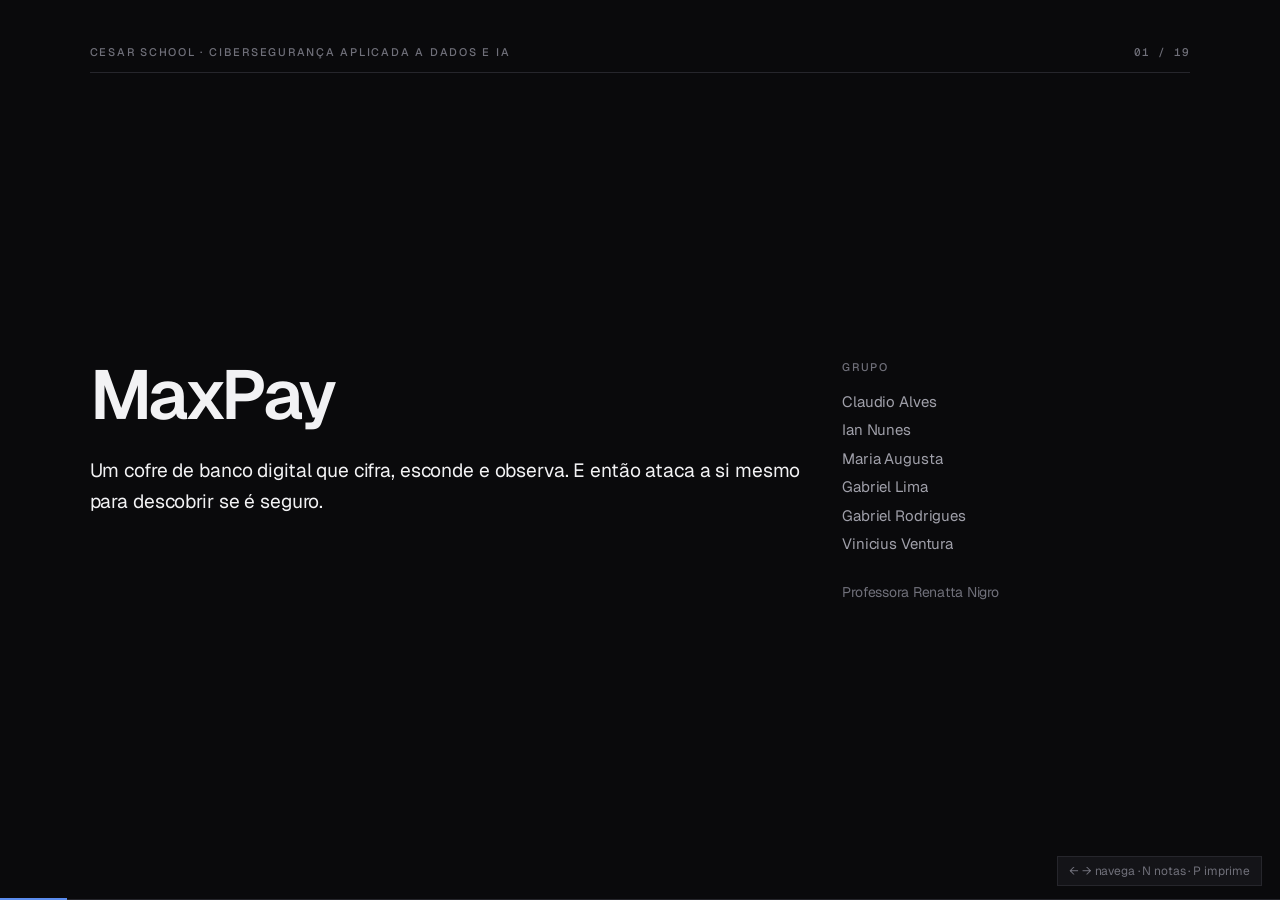
<file: docs/slides/index.html>
<!doctype html>
<html lang="pt-BR"><head><meta charset="utf-8">
<meta name="viewport" content="width=device-width, initial-scale=1">
<title>MaxPay: apresentação</title>
<style>@import url('https://fonts.googleapis.com/css2?family=Geist:wght@400;500;600&family=Geist+Mono:wght@400;500&display=swap');
:root{
  --tinta:#0A0A0C; --superficie:#141418; --superficie-2:#1B1B21;
  --linha:#26262C; --linha-forte:#3E3E48;
  --texto:#F2F2F4; --texto-2:#A0A0AA; --texto-3:#70707A;
  --acento:#5B8DEF; --ok:#45C07E; --aviso:#E3A748; --crit:#EC6A5E;
  --s1:#5B8DEF; --s2:#E0875A; --s3:#4FC2A8;
  --sans:'Geist',ui-sans-serif,system-ui,-apple-system,sans-serif;
  --mono:'Geist Mono',ui-monospace,'SF Mono',Menlo,monospace;
  --margem:7vw;
}
*,*::before,*::after{box-sizing:border-box}
html,body{margin:0;padding:0}
body{background:var(--tinta);color:var(--texto);
  font:400 16px/1.5 var(--sans);letter-spacing:-0.008em;-webkit-font-smoothing:antialiased}
::selection{background:#24406E;color:#fff}
:root{scrollbar-color:var(--linha-forte) transparent;scrollbar-width:thin}

.deck{scroll-snap-type:y mandatory;overflow-y:auto;height:100vh}

/* Swiss: campo estrito, tudo alinhado a esquerda, nada centralizado. */
.slide{
  scroll-snap-align:start;position:relative;height:100vh;
  padding:0 var(--margem);display:flex;flex-direction:column;
  background:var(--tinta);border-bottom:1px solid var(--linha);
}
.cab{
  flex:none;display:flex;justify-content:space-between;align-items:baseline;
  padding:5.2vh 0 14px;border-bottom:1px solid var(--linha);
}
.cab .secao{font:500 11px/1 var(--sans);letter-spacing:.16em;text-transform:uppercase;color:var(--texto-3)}
.cab .folio{font:500 11px/1 var(--mono);letter-spacing:.1em;color:var(--texto-3);font-variant-numeric:tabular-nums}
/* Conteudo centrado na vertical: a tela esparsa deixa de parecer inacabada e a
   densa continua cabendo, porque o grid so centra o que sobra. */
.corpo{flex:1;display:grid;grid-template-columns:repeat(12,1fr);gap:0 28px;
  align-content:safe center;padding:4vh 0 5vh}

.sp3{grid-column:span 3}.sp4{grid-column:span 4}.sp5{grid-column:span 5}
.sp6{grid-column:span 6}.sp7{grid-column:span 7}.sp8{grid-column:span 8}
.sp9{grid-column:span 9}.sp12{grid-column:span 12}
.linha-acima{border-top:1px solid var(--linha);padding-top:22px;margin-top:30px}

h1,h2{margin:0;font-weight:600;letter-spacing:-0.035em;text-wrap:balance}
h1{font-size:clamp(40px,5.4vw,78px);line-height:1.02}
h2{font-size:clamp(28px,3.4vw,50px);line-height:1.06;margin-bottom:34px}
p{margin:0;max-width:56ch}
.lead{font-size:clamp(16px,1.25vw,20px);line-height:1.6;color:var(--texto-2)}
.lead + .lead{margin-top:16px}
.lead b,.lead strong{color:var(--texto);font-weight:500}
.rotulo{display:block;font:500 11px/1.3 var(--sans);letter-spacing:.16em;text-transform:uppercase;color:var(--texto-3);margin-bottom:14px}
.num{font-family:var(--mono);font-variant-numeric:tabular-nums;letter-spacing:-0.03em}
.grande{display:block;font:500 clamp(34px,4.4vw,62px)/1 var(--mono);font-variant-numeric:tabular-nums;letter-spacing:-0.045em}
.medio{display:block;font:500 clamp(22px,2.4vw,34px)/1.05 var(--mono);font-variant-numeric:tabular-nums;letter-spacing:-0.04em}
.destaque{color:var(--acento)}
.verde{color:var(--ok)} .vermelho{color:var(--crit)} .ambar{color:var(--aviso)}
.muted{color:var(--texto-3)}

/* faixa de medidas: celulas separadas por filete, rotulo sempre acima */
.faixa{grid-column:span 12;display:grid;grid-template-columns:repeat(4,1fr);
  border-top:1px solid var(--linha-forte);border-bottom:1px solid var(--linha)}
.faixa>div{padding:24px 26px 24px 0;border-left:1px solid var(--linha)}
.faixa>div:first-child{border-left:0;padding-left:0}
.faixa>div:not(:first-child){padding-left:26px}
.faixa .rotulo{min-height:2.4em}
.faixa p{margin-top:12px;font-size:14px;color:var(--texto-3)}

.ficha{border-top:1px solid var(--linha);padding:20px 0}
.ficha .rotulo{margin-bottom:10px}
.ficha p{margin-top:10px;font-size:14px;color:var(--texto-3)}

table{width:100%;border-collapse:collapse;font-size:15px}
th,td{text-align:left;padding:12px 16px 12px 0;border-bottom:1px solid var(--linha);vertical-align:top}
thead th{font:500 11px/1.3 var(--sans);letter-spacing:.16em;text-transform:uppercase;
  color:var(--texto-3);border-bottom:1px solid var(--linha-forte);padding-bottom:12px}
td.n,th.n{text-align:right;font-family:var(--mono);font-variant-numeric:tabular-nums;padding-right:0}
tbody tr:last-child td{border-bottom:0}
td b{font-weight:500}

.marca{display:inline-flex;align-items:center;gap:7px;font:500 13px/1 var(--sans);color:var(--texto-2)}
.marca::before{content:"";width:7px;height:7px;flex:none;background:currentColor}
.marca-ok{color:var(--ok)} .marca-crit{color:var(--crit)} .marca-aviso{color:var(--aviso)}

pre{font-family:var(--mono);font-size:clamp(12px,.95vw,15px);line-height:1.8;
  background:var(--superficie);border-left:2px solid var(--linha-forte);
  padding:20px 24px;overflow:auto;margin:0;color:var(--texto-2)}
pre b{color:var(--texto);font-weight:500}
ul{margin:0;padding-left:0;list-style:none}
li{padding-left:22px;position:relative;margin-bottom:16px;color:var(--texto-2);line-height:1.6}
li::before{content:"";position:absolute;left:0;top:.62em;width:9px;height:1px;background:var(--linha-forte)}
li b,li strong{color:var(--texto);font-weight:500}

/* barras horizontais: Swiss prefere a comparacao direta a um grafico enfeitado */
.barra{display:grid;grid-template-columns:minmax(150px,auto) 1fr auto;gap:18px;align-items:center;margin-bottom:14px}
.barra .rotulo{margin:0;text-transform:none;letter-spacing:.02em;font-size:13px;color:var(--texto-2)}
.barra .trilho{height:10px;background:var(--superficie-2)}
.barra .preenche{height:100%;background:var(--s1)}
.barra .preenche.fraca{background:var(--s2)}
.barra .valor{font:500 15px/1 var(--mono);font-variant-numeric:tabular-nums;color:var(--texto)}

/* ato: numeral enorme no campo, titulo rente a esquerda */
.slide.ato .corpo{align-content:center}
.ato-num{display:block;font:500 clamp(90px,15vw,220px)/.84 var(--mono);
  letter-spacing:-0.06em;color:var(--superficie-2);margin-bottom:-.06em}
.slide.capa .corpo{align-content:center}

/* notas do apresentador: ocultas por padrao, tecla N revela */
.notas{position:fixed;left:0;right:0;bottom:0;z-index:30;display:none;
  background:#17171C;border-top:2px solid var(--acento);
  padding:20px var(--margem) 22px;max-height:38vh;overflow:auto}
body.com-notas .slide[data-ativo] .notas{display:block}
.notas .rotulo{color:var(--acento);margin-bottom:10px}
.notas p{font-size:17px;line-height:1.62;color:#E2E2E6;max-width:92ch}
.notas p + p{margin-top:12px}

.progresso{position:fixed;left:0;bottom:0;height:2px;width:0;background:var(--acento);z-index:40;transition:width .25s cubic-bezier(.16,1,.3,1)}
body.com-notas .progresso{display:none}
.dica{position:fixed;right:18px;bottom:14px;z-index:40;font:400 12px/1 var(--sans);
  color:var(--texto-3);background:var(--superficie);border:1px solid var(--linha);padding:8px 11px}
body.com-notas .dica{display:none}

@media print{
  @page{size:A4 landscape;margin:0}
  body{background:var(--tinta)}
  *{-webkit-print-color-adjust:exact;print-color-adjust:exact}
  .deck{height:auto;overflow:visible}
  .slide{height:100vh;page-break-after:always;border:0}
  .dica,.progresso{display:none}
  body.com-notas .notas{display:block;position:static;max-height:none;border-top:1px solid var(--linha-forte);padding:16px 0 0;margin-top:auto}
}
@media (max-width:900px){
  .corpo{grid-template-columns:1fr;gap:24px}
  .sp3,.sp4,.sp5,.sp6,.sp7,.sp8,.sp9,.sp12{grid-column:span 1}
  .faixa{grid-column:span 1;grid-template-columns:1fr}
  .faixa>div{border-left:0;border-top:1px solid var(--linha);padding-left:0}
  .faixa>div:first-child{border-top:0}
  .faixa>div:not(:first-child){padding-left:0}
  .slide{height:auto;min-height:100vh}
}
</style></head>
<body><div class="deck"><section class="slide capa" data-id="capa">
<header class="cab"><span class="secao">CESAR School · Cibersegurança Aplicada a Dados e IA</span><span class="folio">01 / 19</span></header>
<div class="corpo">
<div class="sp8">
  <h1>MaxPay</h1>
  <p class="lead" style="margin-top:26px;font-size:clamp(17px,1.5vw,24px);color:var(--texto)">
    Um cofre de banco digital que cifra, esconde e observa. E então ataca a si mesmo
    para descobrir se é seguro.</p>
</div>
<div class="sp4" style="align-self:end">
  <span class="rotulo">Grupo</span>
  <p class="lead" style="font-size:15px;line-height:1.9">Claudio Alves<br>Ian Nunes<br>Maria Augusta<br>Gabriel Lima<br>Gabriel Rodrigues<br>Vinicius Ventura</p>
  <p class="lead" style="margin-top:22px;font-size:14px;color:var(--texto-3)">
    Professora Renatta Nigro</p>
</div></div>
<aside class="notas"><span class="rotulo">Para falar</span><p>O MaxPay é o cofre de transações de um banco digital fictício. A cifra é nossa, escrita do zero. Os ataques contra ela também são nossos, e é o resultado desses ataques que a gente vem mostrar.</p></aside>
</section>
<section class="slide ato" data-id="ato1">
<header class="cab"><span class="secao">Enunciado · partes 1 e 2</span><span class="folio">02 / 19</span></header>
<div class="corpo">
<div class="sp9"><span class="ato-num">01</span><h1>O sistema</h1>
<p class="lead" style="margin-top:28px">Seis camadas que protegem uma transação, da entrada
do dado até o painel de quem vigia.</p></div></div>
<aside class="notas"><span class="rotulo">Para falar</span><p>Uma transação entra pelo formulário, é cifrada, pode ser escondida dentro de uma imagem, vira evento no lago de dados e aparece no painel de quem vigia. São seis camadas, nessa ordem.</p></aside>
</section>
<section class="slide " data-id="construido">
<header class="cab"><span class="secao">Arquitetura</span><span class="folio">03 / 19</span></header>
<div class="corpo">
<div class="sp5">
  <h2>O que foi construído</h2>
  <p class="lead">Um sistema em seis camadas que protege transações de um banco fictício.
  E, na mesma base de código, três ataques que tentam quebrá-lo.</p>
  <p class="lead">Toda a cifragem roda contra <b>duas</b> versões do algoritmo: a íntegra e uma
  deliberadamente enfraquecida. É a comparação entre as duas que prova de onde vem a segurança.</p>
</div>
<div class="sp7">
  <table><thead><tr><th>Camada</th><th>O que faz</th><th>Onde se vê</th></tr></thead><tbody>
  <tr><td><span class="num muted">1</span>&nbsp;&nbsp;<b>Entrada de dados</b></td><td>texto, arquivos e imagens</td><td class="muted">aba Cofre</td></tr><tr><td><span class="num muted">2</span>&nbsp;&nbsp;<b>Criptografia</b></td><td>MPC-128 próprio e AES-256</td><td class="muted">aba Cofre</td></tr><tr><td><span class="num muted">3</span>&nbsp;&nbsp;<b>Esteganografia</b></td><td>ocultação em imagem</td><td class="muted">aba Ocultar</td></tr><tr><td><span class="num muted">4</span>&nbsp;&nbsp;<b>Big Data</b></td><td>Parquet particionado e DuckDB</td><td class="muted">aba Antifraude</td></tr><tr><td><span class="num muted">5</span>&nbsp;&nbsp;<b>Inteligência Artificial</b></td><td>Isolation Forest sobre janelas</td><td class="muted">aba Antifraude</td></tr><tr><td><span class="num muted">6</span>&nbsp;&nbsp;<b>Dashboard</b></td><td>alertas, gráficos e laudo</td><td class="muted">as quatro abas</td></tr>
  </tbody></table>
</div></div>
<aside class="notas"><span class="rotulo">Para falar</span><p>Cada camada tem uma aba onde dá para ver funcionando: Cofre, Ocultar, Antifraude e Resistência. Nenhuma tela é maquete. Tudo roda na hora, com os dados e os parâmetros que a senhora escolher.</p></aside>
</section>
<section class="slide " data-id="algoritmo">
<header class="cab"><span class="secao">Descrição do algoritmo · aba Cofre</span><span class="folio">04 / 19</span></header>
<div class="corpo">
<div class="sp7">
  <h2>MPC-128, a cifra que projetamos</h2>
  <pre>AddRoundKey   estado ← estado ⊕ subchave[r]
SubBytes      estado ← S[estado]
ShiftRows     estado ← estado[π]
MixColumns    estado ← M · estado  em GF(2⁸)</pre>
  <p class="lead" style="margin-top:22px">Rede de substituição-permutação. As quatro operações
  exigidas no enunciado: XOR, substituição, permutação e difusão sobre blocos.</p>
</div>
<div class="sp5">
  <table><tbody>
  <tr><td>Bloco</td><td class="n">128 bits</td></tr>
  <tr><td>Chave</td><td class="n">256 bits</td></tr>
  <tr><td>Rodadas</td><td class="n">14</td></tr>
  <tr><td>S-box bijetiva</td><td class="n">sim</td></tr>
  <tr><td>Pontos fixos</td><td class="n">0</td></tr>
  <tr><td>Uniformidade diferencial</td><td class="n">4 → 2⁻⁶</td></tr>
  <tr><td>Integridade</td><td class="n">HMAC-SHA256</td></tr>
  </tbody></table>
</div></div>
<aside class="notas"><span class="rotulo">Para falar</span><p>Cada rodada faz quatro coisas: a subchave entra por XOR, a S-box troca byte por byte, o ShiftRows muda as posições e o MixColumns mistura as colunas. São 14 rodadas, bloco de 128 bits e chave de 256.</p></aside>
</section>
<section class="slide " data-id="projeto">
<header class="cab"><span class="secao">Projeto da cifra</span><span class="folio">05 / 19</span></header>
<div class="corpo">
<div class="sp8">
  <h2>O que é nosso, e o que vem do AES</h2>
  <p class="lead">A estrutura é a mesma família do AES, e isso é de propósito: é a rede SPN com
  S-box de inverso multiplicativo que garante as boas propriedades. Os três componentes
  concretos são escolha nossa.</p>
</div>
<div class="sp12 linha-acima">
  <table><thead><tr><th>Componente</th><th>MPC-128</th><th>AES</th><th>Como foi verificado</th></tr></thead><tbody>
  <tr><td>Afim da S-box</td><td class="num">(0, 1, 2, 3, 5) ⊕ 0x0D</td>
      <td class="num muted">(0, 1, 2, 3, 4) ⊕ 0x63</td>
      <td>bijetiva, zero ponto fixo, uniformidade 4</td></tr>
  <tr><td>Permutação</td><td class="num">(0, 2, 3, 1)</td>
      <td class="num muted">(0, 1, 2, 3)</td>
      <td>cada coluna puxa das quatro colunas</td></tr>
  <tr><td>Difusão</td><td class="num">(1, 1, 3, 2)</td>
      <td class="num muted">(2, 3, 1, 1)</td>
      <td>MDS por todos os menores</td></tr>
  <tr><td>Escalonamento de chaves</td><td class="num">HKDF/HMAC-SHA256</td>
      <td class="num muted">Rijndael</td><td>subchaves novas a cada mensagem</td></tr>
  </tbody></table>
  <p class="lead" style="margin-top:26px">A S-box resultante difere da do AES nas
  <b class="destaque">256 posições</b>. Cada parâmetro saiu de uma busca que só aceitou o que
  passou na verificação matemática.</p>
</div></div>
<aside class="notas"><span class="rotulo">Para falar</span><p>A estrutura é da mesma família do AES, e isso é escolha nossa. Nossos também são três componentes: a constante 0x0D da S-box, a permutação (0, 2, 3, 1) e a matriz de difusão (1, 1, 3, 2). Cada um passou por verificação matemática.</p></aside>
</section>
<section class="slide " data-id="chave">
<header class="cab"><span class="secao">Geração dinâmica de chaves · aba Cofre</span><span class="folio">06 / 19</span></header>
<div class="corpo">
<div class="sp12"><h2>A chave nunca é fixa</h2></div>
<div class="sp12">
<pre>senha  ──PBKDF2──▶  chave mestra  ──HKDF(nonce)──▶  chave de sessão  ──HKDF──▶  <b>15 subchaves</b>
       120.000 iterações       salt aleatório           nonce aleatório</pre>
</div>
<div class="faixa" style="margin-top:34px">
  <div><span class="rotulo">Mesma senha, mesma mensagem</span><span class="grande ">envelopes<br>diferentes</span><p>salt e nonce novos a cada operação</p></div>
  <div><span class="rotulo">1 bit trocado na chave</span><span class="grande ">50,00%</span><p>dos bits de saída mudam</p></div>
  <div><span class="rotulo">1 bit alterado no cifrado</span><span class="grande ">recusado</span><p>o HMAC acusa a adulteração</p></div>
  <div><span class="rotulo">Chave guardada em disco</span><span class="grande ">nenhuma</span><p>tudo deriva da senha</p></div>
</div></div>
<aside class="notas"><span class="rotulo">Para falar</span><p>A senha vira chave no PBKDF2, com 120.000 iterações, só para encarecer o chute de quem tentar adivinhar. Nada fica guardado em disco. Trocar um bit da chave muda 50,00% dos bits de saída.</p></aside>
</section>
<section class="slide " data-id="estego">
<header class="cab"><span class="secao">Camada 3 · aba Ocultar</span><span class="folio">07 / 19</span></header>
<div class="corpo">
<div class="sp6">
  <h2>Esteganografia</h2>
  <p class="lead">O envelope cifrado é espalhado pelos bits menos significativos da imagem, em
  posições derivadas da chave. Sem ela, não se sabe nem onde os bits estão.</p>
  <p class="lead">Contra o teste de qui-quadrado de Westfeld, o LSB sequencial clássico acende
  <b>2 de 20</b> segmentos.
  A versão chaveada acende <b class="destaque">0</b>,
  igual à imagem limpa.</p>
</div>
<div class="sp6">
  <div class="ficha"><span class="rotulo">PSNR</span><span class="grande destaque">61,68 dB</span><p>acima de 40 dB é imperceptível</p></div>
  <div class="ficha"><span class="rotulo">Desvio máximo por canal</span><span class="medio">1</span><p>de 0 a 255</p></div>
  <div class="ficha"><span class="rotulo">Capacidade da portadora</span><span class="medio">55.286 bytes</span><p>extração com chave errada: rejeitada</p></div>
</div></div>
<aside class="notas"><span class="rotulo">Para falar</span><p>Os bits da mensagem vão para posições que só a chave sabe. No teste de Westfeld, o LSB sequencial acende 2 de 20 segmentos e o nosso acende 0, igual à imagem limpa. Foi o único detector que rodamos.</p></aside>
</section>
<section class="slide " data-id="antifraude">
<header class="cab"><span class="secao">Camadas 4 e 5 · aba Antifraude</span><span class="folio">08 / 19</span></header>
<div class="corpo">
<div class="sp12"><h2>Big Data e detecção de anomalias</h2></div>
<div class="faixa">
  <div><span class="rotulo">Eventos monitorados</span><span class="grande ">1.999.952</span><p>30 dias, 800 contas</p></div>
  <div><span class="rotulo">Em Parquet</span><span class="grande ">48,6 MB</span><p>24,29 B por evento</p></div>
  <div><span class="rotulo">ROC AUC</span><span class="grande destaque">0,9965</span><p>modelo treinado sem rótulos</p></div>
  <div><span class="rotulo">Ganho sobre o acaso</span><span class="grande ">126,2×</span><p>precisão média</p></div>
</div>
<div class="sp12" style="margin-top:34px">
  <table><thead><tr><th>Anomalia prevista no enunciado</th><th class="n">Janelas</th>
  <th class="n">Revocação</th><th class="n">Posto de risco</th><th class="n">Tipo correto</th></tr></thead><tbody>
  <tr><td>Adulteração de arquivo</td><td class="n">28</td><td class="n">89,3%</td><td class="n">0,22%</td><td class="n">100,0%</td></tr><tr><td>Força bruta de login</td><td class="n">31</td><td class="n">96,8%</td><td class="n">0,25%</td><td class="n">100,0%</td></tr><tr><td>Acesso atípico</td><td class="n">171</td><td class="n">85,4%</td><td class="n">0,33%</td><td class="n">100,0%</td></tr><tr><td>Falhas de decifragem</td><td class="n">27</td><td class="n">96,3%</td><td class="n">0,35%</td><td class="n">100,0%</td></tr><tr><td>Surto de eventos</td><td class="n">23</td><td class="n">4,3%</td><td class="n">1,69%</td><td class="n">100,0%</td></tr>
  </tbody></table>
  <p class="lead" style="margin-top:20px;font-size:14px">O posto de risco é o percentil mediano
  no ranking de 43.985 janelas, e não depende do orçamento de alertas.</p>
</div></div>
<aside class="notas"><span class="rotulo">Para falar</span><p>O modelo treinou sem rótulo nenhum e mesmo assim separa quase tudo: ROC AUC 0,9965. O surto de eventos é a exceção, com 4,3% de revocação. Ele não passa batido, fica no 1,69% mais arriscado, mas não cabe no orçamento de alertas.</p></aside>
</section>
<section class="slide ato" data-id="ato2">
<header class="cab"><span class="secao">Enunciado · parte 3 · aba Resistência</span><span class="folio">09 / 19</span></header>
<div class="corpo">
<div class="sp9"><span class="ato-num">02</span><h1>Os ataques</h1>
<p class="lead" style="margin-top:28px">Três ataques contra duas versões da mesma cifra: a íntegra
e uma enfraquecida de propósito. Todos rodam ao vivo na aba Resistência, com os parâmetros
que a plateia escolher.</p></div></div>
<aside class="notas"><span class="rotulo">Para falar</span><p>Atacamos a cifra em duas versões: a íntegra e uma com a difusão desligada. A fraca é o grupo de controle. Quando o ataque derruba só ela, a diferença está no desenho e não no teste.</p></aside>
</section>
<section class="slide " data-id="avalanche">
<header class="cab"><span class="secao">Enunciado · parte 4 · efeito avalanche</span><span class="folio">10 / 19</span></header>
<div class="corpo">
<div class="sp5">
  <h2>Efeito avalanche</h2>
  <p class="lead">Um bit alterado na entrada deve alterar metade da saída. A difusão se completa
  na rodada <b>2</b> e a cifra usa <b>14</b>.</p>
  <p class="lead linha-acima"><b>Rodadas não compensam a falta de difusão.</b>
  14 rodadas sem MixColumns entregam 3,15%, praticamente o mesmo
  que uma única rodada.</p>
</div>
<div class="sp7">
  <div class="barra"><span class="rotulo">MPC-128 íntegro</span><span class="trilho"><span class="preenche" style="width:83.5%"></span></span><span class="valor">50,08%</span></div>
  <div class="barra"><span class="rotulo">AES-256 (referência)</span><span class="trilho"><span class="preenche" style="width:83.5%"></span></span><span class="valor">50,08%</span></div>
  <div class="barra"><span class="rotulo">14 rodadas, sem difusão</span><span class="trilho"><span class="preenche fraca" style="width:5.2%"></span></span><span class="valor">3,15%</span></div>
  <div class="barra"><span class="rotulo">1 rodada, sem difusão</span><span class="trilho"><span class="preenche fraca" style="width:5.2%"></span></span><span class="valor">3,10%</span></div>
  <p class="lead" style="margin-top:26px;font-size:14px">Desvio padrão medido
  5,560, contra 5,657
  esperado de uma binomial(128; 0,5).</p>
</div></div>
<aside class="notas"><span class="rotulo">Para falar</span><p>Um bit na entrada muda 50,08% da saída, o mesmo que o AES-256 deu aqui, 50,08%. Sem o MixColumns cai para 3,15%, e com uma rodada só dá 3,10%. Rodada a mais não substitui difusão.</p></aside>
</section>
<section class="slide " data-id="padroes">
<header class="cab"><span class="secao">Enunciado · parte 4 · padrões na saída</span><span class="folio">11 / 19</span></header>
<div class="corpo">
<div class="sp12"><h2>A saída tem padrões?</h2></div>
<div class="sp12">
  <table><thead><tr><th>Amostra</th><th class="n">Entropia</th><th class="n">χ² (p)</th>
  <th class="n">Índice de coincidência</th><th class="n">Blocos repetidos</th></tr></thead><tbody>
  <tr><td>Texto claro</td><td class="n">4,3129</td><td class="n">0,0000</td><td class="n">0,116338</td><td class="n">36,11%</td></tr><tr><td>MPC-128 · CTR, 14 rodadas</td><td class="n">7,9981</td><td class="n">0,0101</td><td class="n">0,003908</td><td class="n">0,00%</td></tr><tr><td>MPC-128 · ECB, 14 rodadas</td><td class="n">7,9060</td><td class="n">0,0000</td><td class="n">0,004490</td><td class="n">36,10%</td></tr><tr><td>MPC-128 · ECB, 1 rodada, sem difusão</td><td class="n">6,5748</td><td class="n">0,0000</td><td class="n">0,016021</td><td class="n">36,11%</td></tr><tr><td>AES-256-GCM</td><td class="n">7,9983</td><td class="n">0,1601</td><td class="n">0,003907</td><td class="n">0,00%</td></tr><tr><td>/dev/urandom (controle)</td><td class="n">7,9984</td><td class="n">0,4258</td><td class="n">0,003906</td><td class="n">0,00%</td></tr>
  </tbody></table>
  <p class="lead linha-acima">No modo CTR a saída é <b>indistinguível de ruído do sistema
  operacional</b>. No modo ECB, 36,10% dos blocos se repetem
  mesmo com 14 rodadas: <b class="destaque">o modo pesa mais que as rodadas</b>.</p>
</div></div>
<aside class="notas"><span class="rotulo">Para falar</span><p>Em CTR a saída não tem bloco repetido e a entropia chega a 7,9981 de 8. Em ECB, bloco igual na entrada sai igual: 36,10% repetidos, mesmo com 14 rodadas. O modo pesa mais que as rodadas.</p></aside>
</section>
<section class="slide " data-id="bruta">
<header class="cab"><span class="secao">Ataque 1 · aba Resistência</span><span class="folio">12 / 19</span></header>
<div class="corpo">
<div class="sp12"><h2>Força bruta</h2></div>
<div class="faixa">
  <div><span class="rotulo">Taxa medida</span><span class="grande ">113.089</span><p>chaves por segundo, 1 núcleo</p></div>
  <div><span class="rotulo">Espaço de chaves</span><span class="grande ">2²⁵⁶</span><p>não depende das rodadas</p></div>
  <div><span class="rotulo">Com 1 milhão de GPUs</span><span class="grande destaque">1,622×10⁵⁸ anos</span><p>1,18×10⁴⁸ vezes a idade do universo</p></div>
  <div><span class="rotulo">Veredito</span><span class="grande ">inviável</span><p><span class='marca marca-ok'>a cifra resistiu</span></p></div>
</div>
<div class="sp12 linha-acima">
  <p class="lead">Contra a <b>senha</b>, porém, a história muda: o PBKDF2 limita o atacante a
  115,3 tentativas por segundo. A senha fraca
  <span class="num">banco123</span> caiu em 0,06 s; uma senha forte
  de 12 caracteres levaria 6,537×10¹³ anos.
  <b class="destaque">O elo mais fraco é a senha, não a cifra.</b></p>
</div></div>
<aside class="notas"><span class="rotulo">Para falar</span><p>1,622×10⁵⁸ anos com um milhão de GPUs. Mas esse número vale para qualquer cifra de 256 bits. O resultado útil é o de baixo: o PBKDF2 limita o atacante a 115,3 tentativas por segundo, e a senha banco123 caiu em 0,06 s.</p></aside>
</section>
<section class="slide " data-id="diferencial">
<header class="cab"><span class="secao">Ataque 2 · aba Resistência</span><span class="folio">13 / 19</span></header>
<div class="corpo">
<div class="sp12"><h2>Diferencial</h2></div>
<div class="sp12">
  <p class="lead">Aplicamos sempre a mesma diferença na entrada e procuramos uma diferença de
  saída que se repita. Numa cifra sólida, nenhuma se repete.</p>
  <table style="margin-top:28px"><thead><tr><th>Variante</th><th class="n">Avalanche</th>
  <th class="n">Saídas distintas</th><th class="n">Repetição máxima</th><th>Distinguível</th></tr></thead><tbody>
  <tr><td>MPC-128 íntegro</td><td class="n">50,08%</td>
      <td class="n">100,00%</td><td class="n">1</td>
      <td><span class="marca marca-ok">não</span></td></tr>
  <tr><td>1 rodada, sem difusão</td><td class="n">3,10%</td>
      <td class="n">0,13%</td><td class="n">1.543</td>
      <td><span class="marca marca-crit">sim</span></td></tr>
  </tbody></table>
  <p class="lead linha-acima">A S-box tem uniformidade diferencial 4: nenhuma
  característica de uma rodada passa de 2⁻⁶ de probabilidade. Ao longo de 14 rodadas,
  nada explorável sobra.</p>
</div></div>
<aside class="notas"><span class="rotulo">Para falar</span><p>Na cifra íntegra nenhuma diferença de saída repetiu: 100,00% distintas. Na versão sem difusão, a mais frequente apareceu 1.543 vezes. Esse viés é exatamente o que um ataque diferencial procura.</p></aside>
</section>
<section class="slide " data-id="estatistico">
<header class="cab"><span class="secao">Ataque 3 · aba Resistência</span><span class="folio">14 / 19</span></header>
<div class="corpo">
<div class="sp12"><h2>Análise de frequência</h2></div>
<div class="sp12">
  <p class="lead">Mensagens bancárias usam registros de largura fixa. Sem MixColumns, cada posição
  do bloco continua sendo uma substituição simples, e a frequência dos bytes entrega o texto.</p>
</div>
<div class="sp12" style="margin-top:26px">
<pre>original    TX473188 BOLETO  R$    47523.68 CT1313-1 Inter     2026-11-27
recuperado  <b>TX686049 BEBETO  R     1550b.38 CT4085-3 SBn10    $2026-11 03</b></pre>
</div>
<div class="faixa" style="margin-top:30px">
  <div><span class="rotulo">Sem difusão</span><span class="grande vermelho">62,78%</span><p>do texto recuperado</p></div>
  <div><span class="rotulo">Posições expostas</span><span class="grande vermelho">40/80</span><p>do registro bancário</p></div>
  <div><span class="rotulo">Com difusão</span><span class="grande verde">4,59%</span><p>abaixo da linha de base de 31,26%</p></div>
  <div><span class="rotulo">Chave usada</span><span class="grande ">nenhuma</span><p>só a frequência dos bytes</p></div>
</div></div>
<aside class="notas"><span class="rotulo">Para falar</span><p>Esse ataque não usa chave, só conta bytes. Sem difusão ele devolve 62,78% do texto e abre 40 das 80 posições do registro. Com difusão cai para 4,59%, abaixo da linha de base de 31,26%.</p></aside>
</section>
<section class="slide ato" data-id="ato3">
<header class="cab"><span class="secao">Enunciado · parte 4</span><span class="folio">15 / 19</span></header>
<div class="corpo">
<div class="sp9"><span class="ato-num">03</span><h1>O veredito</h1>
<p class="lead" style="margin-top:28px">O que os números respondem, e o que eles não
autorizam a afirmar.</p></div></div>
<aside class="notas"><span class="rotulo">Para falar</span><p>Agora as quatro perguntas do enunciado, cada uma com o número que sustenta a resposta. Depois vem o que esses números não autorizam a gente a afirmar, porque quem atacou a cifra fomos nós mesmos.</p></aside>
</section>
<section class="slide " data-id="perguntas">
<header class="cab"><span class="secao">Enunciado · parte 4 · as respostas</span><span class="folio">16 / 19</span></header>
<div class="corpo">
<div class="sp12"><h2>As quatro perguntas</h2></div>
<div class="sp6 ficha"><span class="rotulo">O sistema apresenta efeito avalanche?</span>
<span style="display:block;font-size:clamp(22px,2.3vw,34px);font-weight:600;letter-spacing:-.03em;margin:4px 0 12px">Sim</span>
<p>50,08% dos bits, contra 50% ideal</p></div><div class="sp6 ficha"><span class="rotulo">Existem padrões na saída?</span>
<span style="display:block;font-size:clamp(22px,2.3vw,34px);font-weight:600;letter-spacing:-.03em;margin:4px 0 12px">Não</span>
<p>entropia 7,9981 bits por byte</p></div><div class="sp6 ficha"><span class="rotulo">Qual ataque foi mais eficaz?</span>
<span style="display:block;font-size:clamp(22px,2.3vw,34px);font-weight:600;letter-spacing:-.03em;margin:4px 0 12px">Estatístico / análise de frequência</span>
<p>recuperou 62,78% do texto da variante sem difusão</p></div><div class="sp6 ficha"><span class="rotulo">O sistema é seguro?</span>
<span style="display:block;font-size:clamp(22px,2.3vw,34px);font-weight:600;letter-spacing:-.03em;margin:4px 0 12px">Sim, com ressalvas</span>
<p>força bruta inviável por 1,622×10⁵⁸ anos</p></div></div>
<aside class="notas"><span class="rotulo">Para falar</span><p>Avalanche sim, 50,08% dos bits. Padrões não, entropia 7,9981 de 8. O ataque mais eficaz foi o estatístico, que recuperou 62,78% do texto da variante fraca. Seguro sim, com ressalvas.</p></aside>
</section>
<section class="slide " data-id="conclusao">
<header class="cab"><span class="secao">Conclusão</span><span class="folio">17 / 19</span></header>
<div class="corpo">
<div class="sp12"><h2>O que os números ensinam</h2></div>
<div class="sp6"><ul>
<li><b>Difusão é o que sustenta tudo.</b> Sem MixColumns, a análise de frequência recupera
62,78% do texto e expõe 40 das
80 posições do registro. Aumentar rodadas não corrige.</li>
<li><b>O modo de operação pesa mais que o número de rodadas.</b> O ECB preservou
36,10% dos blocos repetidos com a cifra íntegra.</li>
</ul></div>
<div class="sp6"><ul>
<li><b>Força bruta é o ataque errado.</b> Inviável nas duas variantes. A superfície real é a
senha, e o PBKDF2 existe para encarecê-la.</li>
<li><b>A anomalia mais difícil é a que não quebra nada.</b> O surto de exfiltração só gera
volume: o modelo o põe no 1,69% mais arriscado, mas ele não cabe
no orçamento de 1% de alertas. Não é cegueira do modelo, é limite de orçamento.</li>
</ul></div></div>
<aside class="notas"><span class="rotulo">Para falar</span><p>Difusão é o que sustenta tudo: sem ela a frequência devolve 62,78% do texto. O modo de operação pesa mais que o número de rodadas. Força bruta é o ataque errado, porque a superfície real é a senha. E a anomalia mais difícil é a que não quebra nada.</p></aside>
</section>
<section class="slide " data-id="limites">
<header class="cab"><span class="secao">Limites</span><span class="folio">18 / 19</span></header>
<div class="corpo">
<div class="sp5">
  <h2>O que não podemos afirmar</h2>
  <p class="lead">O MPC-128 passou nos três ataques. Isso demonstra solidez de projeto,
  <b>não</b> maturidade criptográfica.</p>
  <p class="lead linha-acima">Uma cifra se torna confiável por anos de tentativa pública de
  quebra, não por uma bateria de testes dos próprios autores. É por isso que a camada AES-256
  existe no sistema: <b class="destaque">o MPC-128 é o objeto de estudo; o AES-256 é o que
  protegeria o dinheiro de verdade.</b></p>
</div>
<div class="sp7"><ul>
<li>Cifra própria sem análise pública: a estrutura vem da mesma família do AES, mas S-box, matriz de difusão e permutação são escolhas nossas e nunca passaram por criptanálise independente. Em produção, use AES-256.</li><li>O modo ECB continua vazando estrutura mesmo com 14 rodadas: apenas o modo CTR autenticado deve ser usado.</li><li>A implementação não é de tempo constante, o que abre risco de ataque por canal lateral de temporização.</li><li>A análise aqui é empírica: não foi feita criptanálise linear nem prova formal de resistência.</li>
</ul></div></div>
<aside class="notas"><span class="rotulo">Para falar</span><p>A S-box, a matriz de difusão e a permutação são escolhas nossas e nunca passaram por criptanálise de gente de fora. A implementação também não é de tempo constante. Em produção, quem protege o dinheiro é o AES-256.</p></aside>
</section>
<section class="slide capa" data-id="obrigado">
<header class="cab"><span class="secao">MaxPay</span><span class="folio">19 / 19</span></header>
<div class="corpo">
<div class="sp8">
  <h1>Obrigado</h1>
  <p class="lead" style="margin-top:30px;font-size:clamp(17px,1.4vw,22px)">Perguntas?</p>
</div>
<div class="sp4" style="align-self:end">
  <span class="rotulo">Grupo</span>
  <p class="lead" style="font-size:15px;line-height:1.9">Claudio Alves<br>Ian Nunes<br>Maria Augusta<br>Gabriel Lima<br>Gabriel Rodrigues<br>Vinicius Ventura</p>
</div></div>
<aside class="notas"><span class="rotulo">Para falar</span><p>O trabalho foi dividido entre os nomes da tela, e cada um responde pela parte que fez. As perguntas que mais ajudam a gente são as que apontam o que ficou fraco, então pode vir.</p></aside>
</section></div>
<div class="progresso" id="progresso"></div>
<div class="dica">← → navega · N notas · P imprime</div>
<script>
const slides=[...document.querySelectorAll('.slide')];
const deck=document.querySelector('.deck');
const barra=document.getElementById('progresso');
let i=0;
const marcar=()=>{
  slides.forEach((s,k)=>k===i?s.setAttribute('data-ativo',''):s.removeAttribute('data-ativo'));
  barra.style.width=((i+1)/slides.length*100).toFixed(2)+'%';
};
const ir=(k)=>{i=Math.max(0,Math.min(slides.length-1,k));slides[i].scrollIntoView({behavior:'smooth'});marcar()};
addEventListener('keydown',(e)=>{
  if(['ArrowRight','ArrowDown',' ','PageDown'].includes(e.key)){e.preventDefault();ir(i+1)}
  if(['ArrowLeft','ArrowUp','PageUp'].includes(e.key)){e.preventDefault();ir(i-1)}
  if(e.key==='Home'){e.preventDefault();ir(0)}
  if(e.key==='End'){e.preventDefault();ir(slides.length-1)}
  if(e.key==='n'||e.key==='N'){document.body.classList.toggle('com-notas')}
  if(e.key==='p'||e.key==='P'){print()}
});
deck.addEventListener('scroll',()=>{
  const meio=deck.scrollTop+innerHeight/2;
  const k=slides.findIndex(s=>s.offsetTop<=meio&&s.offsetTop+s.offsetHeight>meio);
  if(k>=0&&k!==i){i=k;marcar()}
},{passive:true});
marcar();
</script></body></html>
</file>
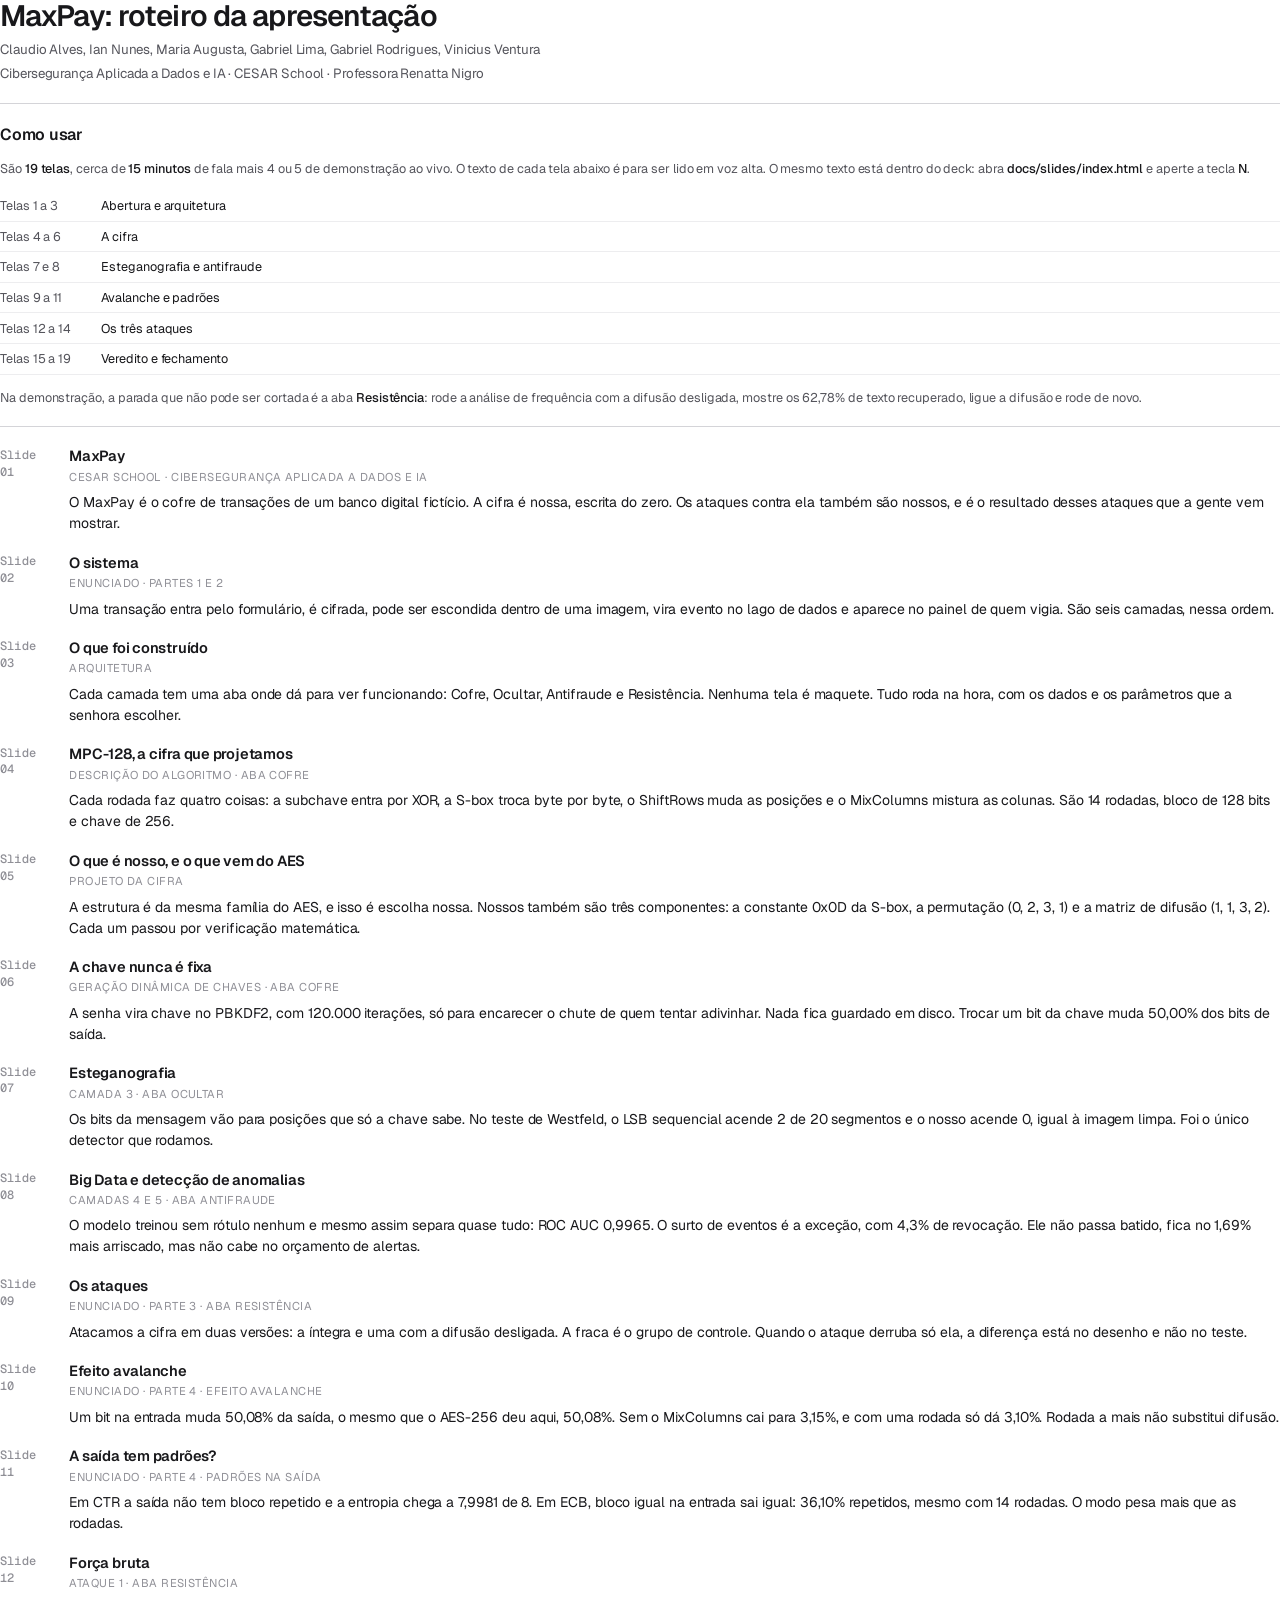
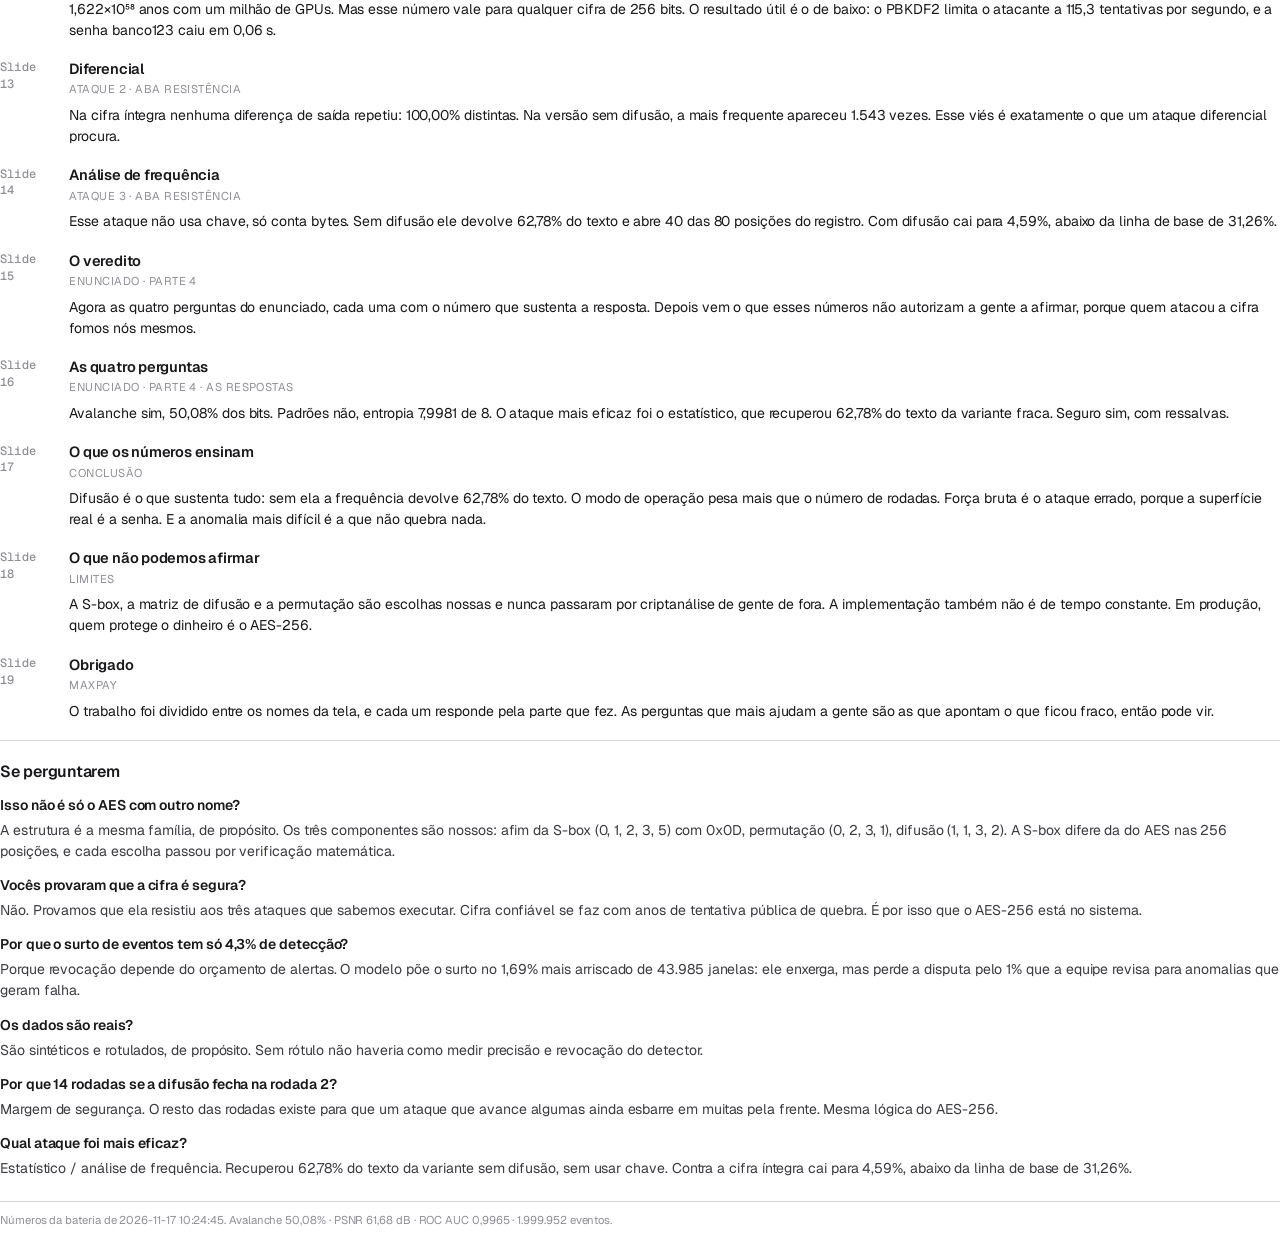
<file: docs/GUIA-APRESENTACAO.html>
<!doctype html><html lang="pt-BR"><head><meta charset="utf-8">
<title>MaxPay: roteiro da apresentação</title>
<link rel="preconnect" href="https://fonts.gstatic.com" crossorigin>
<link rel="stylesheet" href="https://fonts.googleapis.com/css2?family=Geist:wght@400;500;600&family=Geist+Mono:wght@500&display=swap">
<style>
@page { size: A4 portrait; margin: 18mm 16mm 16mm; }
* { box-sizing: border-box; }
body {
  margin: 0; color: #18181B; background: #fff;
  font: 400 10.5pt/1.5 'Geist', ui-sans-serif, system-ui, -apple-system, 'Segoe UI', sans-serif;
  letter-spacing: -0.005em;
}
h1 { font-size: 22pt; line-height: 1.1; letter-spacing: -0.03em; margin: 0 0 6pt; font-weight: 600; }
.sub { color: #55555C; font-size: 10pt; margin: 0 0 3pt; }
.regra { border: 0; border-top: 1px solid #D4D4D8; margin: 14pt 0; }
h2 { font-size: 12pt; letter-spacing: -0.015em; margin: 0 0 8pt; font-weight: 600; }
table { width: 100%; border-collapse: collapse; font-size: 9.5pt; }
td { padding: 4pt 8pt 4pt 0; border-bottom: 1px solid #EDEDEF; vertical-align: top; }
td.q { color: #55555C; white-space: nowrap; width: 76pt; }
.aviso { font-size: 9.5pt; color: #55555C; }
.aviso b { color: #18181B; font-weight: 500; }

/* Uma tela por bloco, nunca quebrada no meio da pagina. */
.tela { break-inside: avoid; margin: 0 0 13pt; padding-left: 52pt; position: relative; }
.tela .n {
  position: absolute; left: 0; top: 1pt; width: 42pt;
  font: 500 9pt/1.4 'Geist Mono', ui-monospace, Menlo, monospace;
  color: #8F8F96; letter-spacing: 0.02em;
}
.tela .t { font-weight: 600; font-size: 11pt; letter-spacing: -0.015em; margin: 0 0 1pt; }
.tela .onde { font-size: 8.5pt; color: #8F8F96; margin: 0 0 5pt; letter-spacing: 0.04em; text-transform: uppercase; }
.tela p.fala { margin: 0 0 5pt; }
.tela p.fala:last-child { margin-bottom: 0; }

.pergunta { break-inside: avoid; margin-bottom: 10pt; }
.pergunta .p { font-weight: 600; margin: 0 0 3pt; }
.pergunta .r { margin: 0; color: #3A3A40; }
.rodape { margin-top: 16pt; padding-top: 8pt; border-top: 1px solid #D4D4D8; font-size: 8.5pt; color: #8F8F96; }
</style></head><body>

<h1>MaxPay: roteiro da apresentação</h1>
<p class="sub">Claudio Alves, Ian Nunes, Maria Augusta, Gabriel Lima, Gabriel Rodrigues, Vinicius Ventura</p>
<p class="sub">Cibersegurança Aplicada a Dados e IA · CESAR School · Professora Renatta Nigro</p>

<hr class="regra">

<h2>Como usar</h2>
<p class="aviso">São <b>19 telas</b>, cerca de <b>15 minutos</b> de fala mais 4 ou 5 de
demonstração ao vivo. O texto de cada tela abaixo é para ser lido em voz alta. O mesmo texto está
dentro do deck: abra <b>docs/slides/index.html</b> e aperte a tecla <b>N</b>.</p>

<table><tr><td class="q">Telas 1 a 3</td><td>Abertura e arquitetura</td></tr><tr><td class="q">Telas 4 a 6</td><td>A cifra</td></tr><tr><td class="q">Telas 7 e 8</td><td>Esteganografia e antifraude</td></tr><tr><td class="q">Telas 9 a 11</td><td>Avalanche e padrões</td></tr><tr><td class="q">Telas 12 a 14</td><td>Os três ataques</td></tr><tr><td class="q">Telas 15 a 19</td><td>Veredito e fechamento</td></tr></table>

<p class="aviso" style="margin-top:10pt">Na demonstração, a parada que não pode ser cortada é a aba
<b>Resistência</b>: rode a análise de frequência com a difusão desligada, mostre os
62,78% de texto recuperado, ligue a difusão e rode de novo.</p>

<hr class="regra">

<div class="tela"><span class="n">Slide 01</span><p class="t">MaxPay</p><p class="onde">CESAR School · Cibersegurança Aplicada a Dados e IA</p><p class="fala">O MaxPay é o cofre de transações de um banco digital fictício. A cifra é nossa, escrita do zero. Os ataques contra ela também são nossos, e é o resultado desses ataques que a gente vem mostrar.</p></div><div class="tela"><span class="n">Slide 02</span><p class="t">O sistema</p><p class="onde">Enunciado · partes 1 e 2</p><p class="fala">Uma transação entra pelo formulário, é cifrada, pode ser escondida dentro de uma imagem, vira evento no lago de dados e aparece no painel de quem vigia. São seis camadas, nessa ordem.</p></div><div class="tela"><span class="n">Slide 03</span><p class="t">O que foi construído</p><p class="onde">Arquitetura</p><p class="fala">Cada camada tem uma aba onde dá para ver funcionando: Cofre, Ocultar, Antifraude e Resistência. Nenhuma tela é maquete. Tudo roda na hora, com os dados e os parâmetros que a senhora escolher.</p></div><div class="tela"><span class="n">Slide 04</span><p class="t">MPC-128, a cifra que projetamos</p><p class="onde">Descrição do algoritmo · aba Cofre</p><p class="fala">Cada rodada faz quatro coisas: a subchave entra por XOR, a S-box troca byte por byte, o ShiftRows muda as posições e o MixColumns mistura as colunas. São 14 rodadas, bloco de 128 bits e chave de 256.</p></div><div class="tela"><span class="n">Slide 05</span><p class="t">O que é nosso, e o que vem do AES</p><p class="onde">Projeto da cifra</p><p class="fala">A estrutura é da mesma família do AES, e isso é escolha nossa. Nossos também são três componentes: a constante 0x0D da S-box, a permutação (0, 2, 3, 1) e a matriz de difusão (1, 1, 3, 2). Cada um passou por verificação matemática.</p></div><div class="tela"><span class="n">Slide 06</span><p class="t">A chave nunca é fixa</p><p class="onde">Geração dinâmica de chaves · aba Cofre</p><p class="fala">A senha vira chave no PBKDF2, com 120.000 iterações, só para encarecer o chute de quem tentar adivinhar. Nada fica guardado em disco. Trocar um bit da chave muda 50,00% dos bits de saída.</p></div><div class="tela"><span class="n">Slide 07</span><p class="t">Esteganografia</p><p class="onde">Camada 3 · aba Ocultar</p><p class="fala">Os bits da mensagem vão para posições que só a chave sabe. No teste de Westfeld, o LSB sequencial acende 2 de 20 segmentos e o nosso acende 0, igual à imagem limpa. Foi o único detector que rodamos.</p></div><div class="tela"><span class="n">Slide 08</span><p class="t">Big Data e detecção de anomalias</p><p class="onde">Camadas 4 e 5 · aba Antifraude</p><p class="fala">O modelo treinou sem rótulo nenhum e mesmo assim separa quase tudo: ROC AUC 0,9965. O surto de eventos é a exceção, com 4,3% de revocação. Ele não passa batido, fica no 1,69% mais arriscado, mas não cabe no orçamento de alertas.</p></div><div class="tela"><span class="n">Slide 09</span><p class="t">Os ataques</p><p class="onde">Enunciado · parte 3 · aba Resistência</p><p class="fala">Atacamos a cifra em duas versões: a íntegra e uma com a difusão desligada. A fraca é o grupo de controle. Quando o ataque derruba só ela, a diferença está no desenho e não no teste.</p></div><div class="tela"><span class="n">Slide 10</span><p class="t">Efeito avalanche</p><p class="onde">Enunciado · parte 4 · efeito avalanche</p><p class="fala">Um bit na entrada muda 50,08% da saída, o mesmo que o AES-256 deu aqui, 50,08%. Sem o MixColumns cai para 3,15%, e com uma rodada só dá 3,10%. Rodada a mais não substitui difusão.</p></div><div class="tela"><span class="n">Slide 11</span><p class="t">A saída tem padrões?</p><p class="onde">Enunciado · parte 4 · padrões na saída</p><p class="fala">Em CTR a saída não tem bloco repetido e a entropia chega a 7,9981 de 8. Em ECB, bloco igual na entrada sai igual: 36,10% repetidos, mesmo com 14 rodadas. O modo pesa mais que as rodadas.</p></div><div class="tela"><span class="n">Slide 12</span><p class="t">Força bruta</p><p class="onde">Ataque 1 · aba Resistência</p><p class="fala">1,622×10⁵⁸ anos com um milhão de GPUs. Mas esse número vale para qualquer cifra de 256 bits. O resultado útil é o de baixo: o PBKDF2 limita o atacante a 115,3 tentativas por segundo, e a senha banco123 caiu em 0,06 s.</p></div><div class="tela"><span class="n">Slide 13</span><p class="t">Diferencial</p><p class="onde">Ataque 2 · aba Resistência</p><p class="fala">Na cifra íntegra nenhuma diferença de saída repetiu: 100,00% distintas. Na versão sem difusão, a mais frequente apareceu 1.543 vezes. Esse viés é exatamente o que um ataque diferencial procura.</p></div><div class="tela"><span class="n">Slide 14</span><p class="t">Análise de frequência</p><p class="onde">Ataque 3 · aba Resistência</p><p class="fala">Esse ataque não usa chave, só conta bytes. Sem difusão ele devolve 62,78% do texto e abre 40 das 80 posições do registro. Com difusão cai para 4,59%, abaixo da linha de base de 31,26%.</p></div><div class="tela"><span class="n">Slide 15</span><p class="t">O veredito</p><p class="onde">Enunciado · parte 4</p><p class="fala">Agora as quatro perguntas do enunciado, cada uma com o número que sustenta a resposta. Depois vem o que esses números não autorizam a gente a afirmar, porque quem atacou a cifra fomos nós mesmos.</p></div><div class="tela"><span class="n">Slide 16</span><p class="t">As quatro perguntas</p><p class="onde">Enunciado · parte 4 · as respostas</p><p class="fala">Avalanche sim, 50,08% dos bits. Padrões não, entropia 7,9981 de 8. O ataque mais eficaz foi o estatístico, que recuperou 62,78% do texto da variante fraca. Seguro sim, com ressalvas.</p></div><div class="tela"><span class="n">Slide 17</span><p class="t">O que os números ensinam</p><p class="onde">Conclusão</p><p class="fala">Difusão é o que sustenta tudo: sem ela a frequência devolve 62,78% do texto. O modo de operação pesa mais que o número de rodadas. Força bruta é o ataque errado, porque a superfície real é a senha. E a anomalia mais difícil é a que não quebra nada.</p></div><div class="tela"><span class="n">Slide 18</span><p class="t">O que não podemos afirmar</p><p class="onde">Limites</p><p class="fala">A S-box, a matriz de difusão e a permutação são escolhas nossas e nunca passaram por criptanálise de gente de fora. A implementação também não é de tempo constante. Em produção, quem protege o dinheiro é o AES-256.</p></div><div class="tela"><span class="n">Slide 19</span><p class="t">Obrigado</p><p class="onde">MaxPay</p><p class="fala">O trabalho foi dividido entre os nomes da tela, e cada um responde pela parte que fez. As perguntas que mais ajudam a gente são as que apontam o que ficou fraco, então pode vir.</p></div>

<hr class="regra">

<h2>Se perguntarem</h2>
<div class="pergunta"><p class="p">Isso não é só o AES com outro nome?</p><p class="r">A estrutura é a mesma família, de propósito. Os três componentes são nossos: afim da S-box (0, 1, 2, 3, 5) com 0x0D, permutação (0, 2, 3, 1), difusão (1, 1, 3, 2). A S-box difere da do AES nas 256 posições, e cada escolha passou por verificação matemática.</p></div><div class="pergunta"><p class="p">Vocês provaram que a cifra é segura?</p><p class="r">Não. Provamos que ela resistiu aos três ataques que sabemos executar. Cifra confiável se faz com anos de tentativa pública de quebra. É por isso que o AES-256 está no sistema.</p></div><div class="pergunta"><p class="p">Por que o surto de eventos tem só 4,3% de detecção?</p><p class="r">Porque revocação depende do orçamento de alertas. O modelo põe o surto no 1,69% mais arriscado de 43.985 janelas: ele enxerga, mas perde a disputa pelo 1% que a equipe revisa para anomalias que geram falha.</p></div><div class="pergunta"><p class="p">Os dados são reais?</p><p class="r">São sintéticos e rotulados, de propósito. Sem rótulo não haveria como medir precisão e revocação do detector.</p></div><div class="pergunta"><p class="p">Por que 14 rodadas se a difusão fecha na rodada 2?</p><p class="r">Margem de segurança. O resto das rodadas existe para que um ataque que avance algumas ainda esbarre em muitas pela frente. Mesma lógica do AES-256.</p></div><div class="pergunta"><p class="p">Qual ataque foi mais eficaz?</p><p class="r">Estatístico / análise de frequência. Recuperou 62,78% do texto da variante sem difusão, sem usar chave. Contra a cifra íntegra cai para 4,59%, abaixo da linha de base de 31,26%.</p></div>

<p class="rodape">Números da bateria de 2026-11-17 10:24:45.
Avalanche 50,08% ·
PSNR 61,68 dB ·
ROC AUC 0,9965 ·
1.999.952 eventos.</p>

</body></html>
</file>
